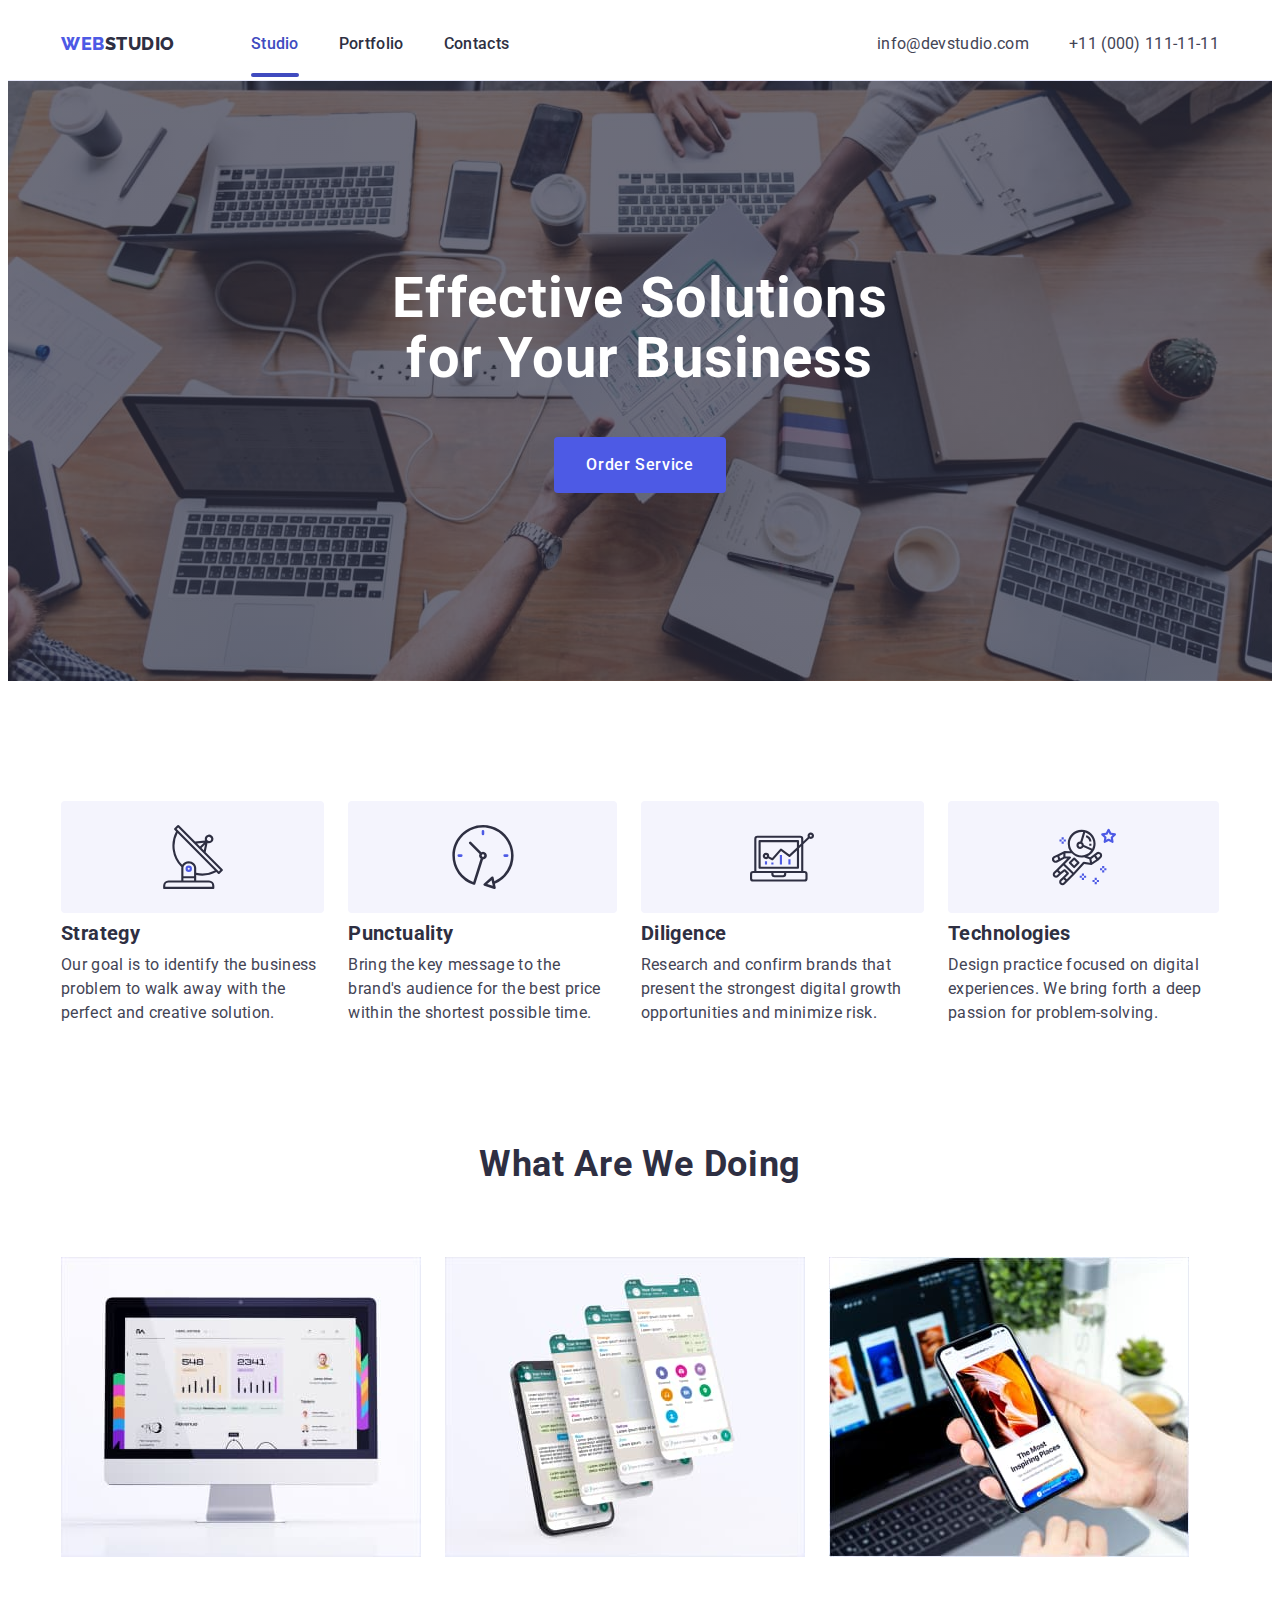
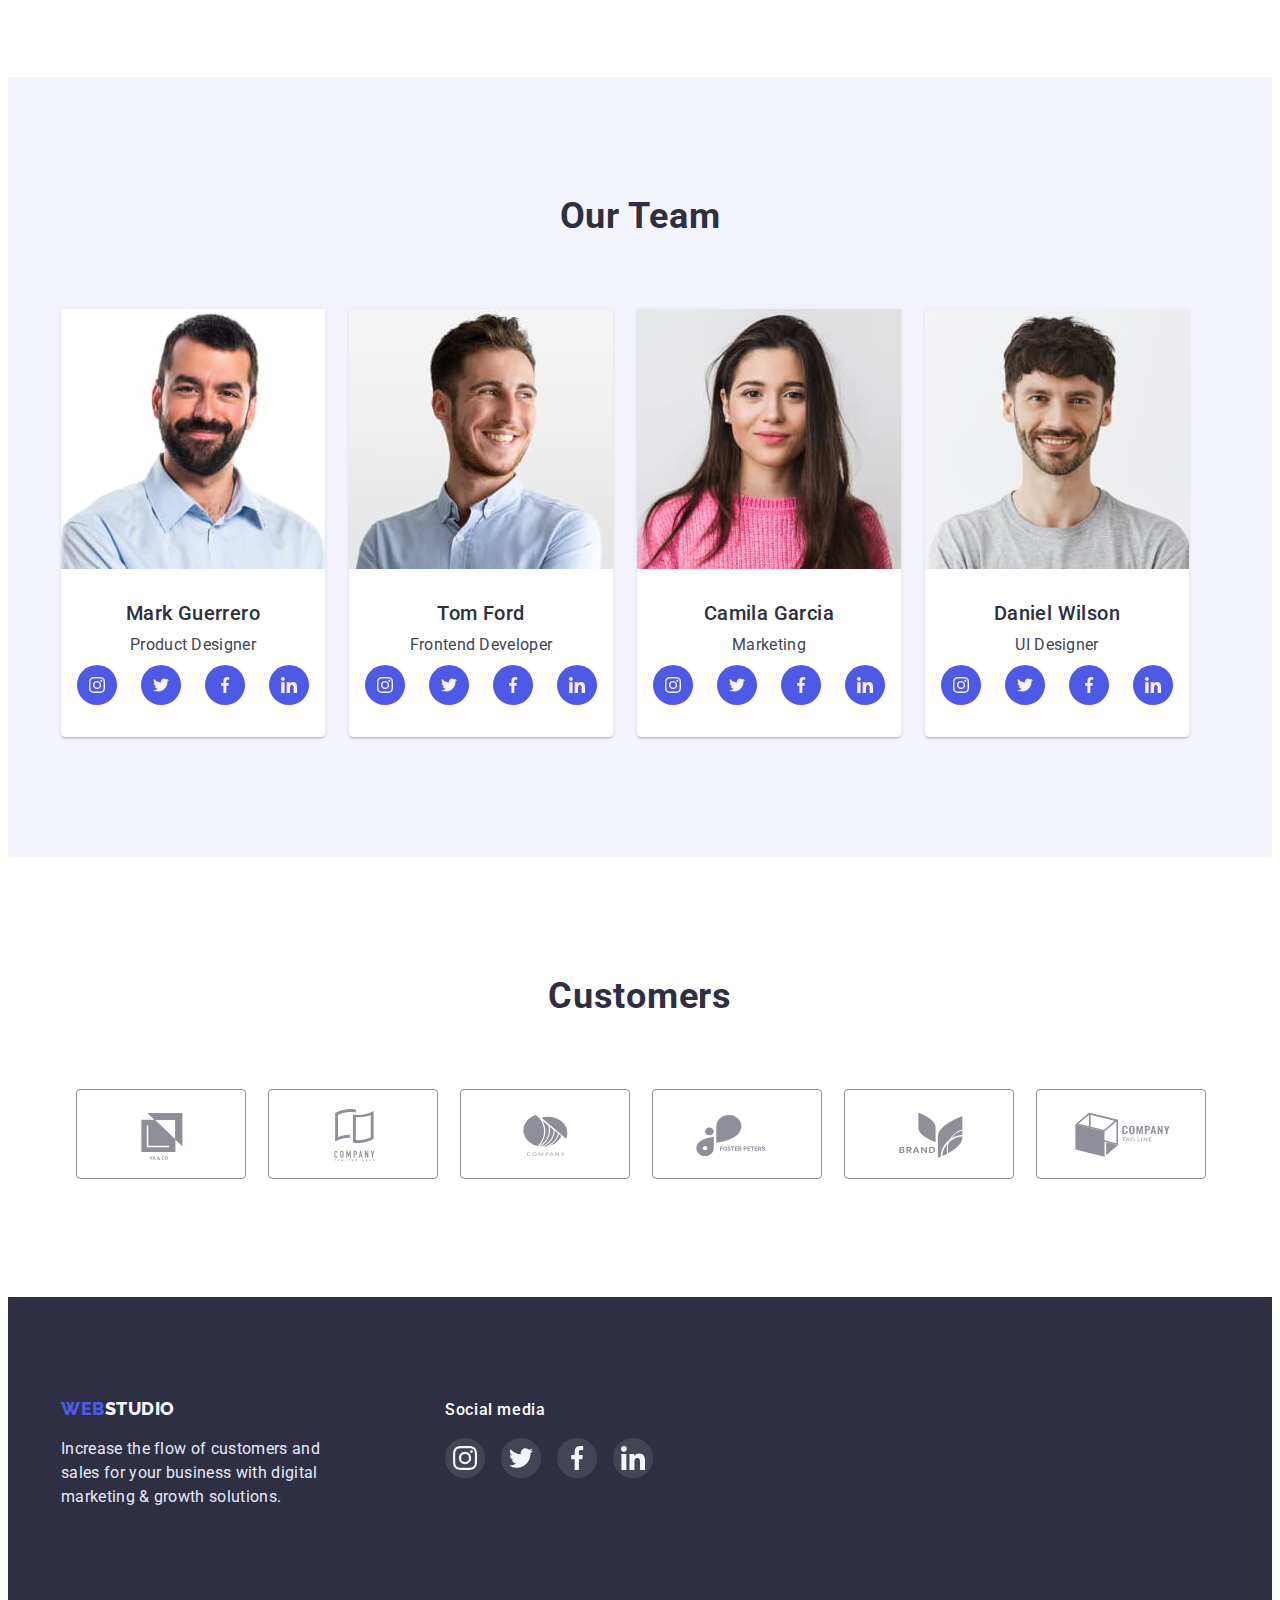
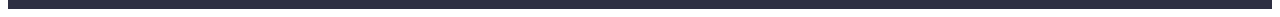
<file: index.html>
<!DOCTYPE html>
<html lang="en">
  <head>
    <meta charset="UTF-8" />
    <meta http-equiv="X-UA-Compatible" content="IE=edge" />
    <meta name="viewport" content="width=device-width, initial-scale=1.0" />
    <link rel="preconnect" href="https://fonts.googleapis.com" />
    <link rel="preconnect" href="https://fonts.gstatic.com" crossorigin />
    <link
      href="https://fonts.googleapis.com/css2?family=Raleway:wght@800&family=Roboto:wght@400;500;700;900&display=swap"
      rel="stylesheet"
    />
    <link
      rel="stylesheet"
      href="https://cdnjs.cloudflare.com/ajax/libs/modern-normalize/1.0.0/modern-normalize.min.css"
      integrity="sha512-ISS7cAi1PEhQ8jnbJpJZMd29NlhNj4AWYyLOSp2CE/CsHxTCu+r+t0D2yoJudVrd0/8fTVPUVDzY5Tvli75u/g=="
      crossorigin="anonymous"
    />
    <link rel="stylesheet" href="./css/styles.css" />
    <title>Studio</title>
  </head>
  <body>
    <header class="header">
      <div class="container header-container">
        <nav class="header-menu">
          <a href="./index.html" class="menu-logo"
            >Web<span class="header-studio">Studio</span></a
          >
          <ul class="header-list">
            <li class="header-item">
              <a href="./index.html" class="header-item-link active">Studio</a>
            </li>
            <li class="header-item">
              <a href="./portfolio.html" class="header-item-link">Portfolio</a>
            </li>
            <li class="header-item">
              <a href="" class="header-item-link">Contacts</a>
            </li>
          </ul>
        </nav>
        <address class="header-contacts">
          <ul class="header-contacts-list">
            <li class="header-contacts-item">
              <a href="mailto:info@devstudio.com" class="header-contacts-link"
                >info@devstudio.com</a
              >
            </li>
            <li class="header-contacts-item">
              <a href="tel:+110001111111" class="header-contacts-link"
                >+11 (000) 111-11-11</a
              >
            </li>
          </ul>
        </address>
      </div>
    </header>
    <main>
      <section class="hero-section">
        <div class="container">
          <h1 class="hero-section-title">
            Effective Solutions for Your Business
          </h1>
          <button type="button" class="hero-section-btn" data-modal-open>
            Order Service
          </button>
          <div class="backdrop is-hidden" data-modal>
            <div class="modal">
              <button class="btn-close" data-modal-close>
                <svg class="close">
                  <use href="./images/icons.svg#icon-close"></use>
                </svg>
              </button>
            </div>
          </div>
        </div>
      </section>
      <section class="section">
        <div class="container">
          <h2 class="visually-hidden">Our advantages</h2>
          <ul class="advantages-list">
            <li class="advantages-item">
              <div class="advantages-icon-box">
                <svg class="advantages-icon">
                  <use href="./images/icons.svg#icon-antenna"></use>
                </svg>
              </div>
              <h3 class="advantages-item-title">Strategy</h3>
              <p class="advantages-item-description">
                Our goal is to identify the business problem to walk away with
                the perfect and creative solution.
              </p>
            </li>
            <li class="advantages-item">
              <div class="advantages-icon-box">
                <svg class="advantages-icon">
                  <use href="./images/icons.svg#icon-clock"></use>
                </svg>
              </div>
              <h3 class="advantages-item-title">Punctuality</h3>
              <p class="advantages-item-description">
                Bring the key message to the brand's audience for the best price
                within the shortest possible time.
              </p>
            </li>
            <li class="advantages-item">
              <div class="advantages-icon-box">
                <svg class="advantages-icon">
                  <use href="./images/icons.svg#icon-diagram"></use>
                </svg>
              </div>
              <h3 class="advantages-item-title">Diligence</h3>
              <p class="advantages-item-description">
                Research and confirm brands that present the strongest digital
                growth opportunities and minimize risk.
              </p>
            </li>
            <li class="advantages-item">
              <div class="advantages-icon-box">
                <svg class="advantages-icon">
                  <use href="./images/icons.svg#icon-astronaut"></use>
                </svg>
              </div>
              <h3 class="advantages-item-title">Technologies</h3>
              <p class="advantages-item-description">
                Design practice focused on digital experiences. We bring forth a
                deep passion for problem-solving.
              </p>
            </li>
          </ul>
        </div>
      </section>
      <section class="section product-container">
        <div class="container">
          <h2 class="title">What are we doing</h2>
          <ul class="product-list">
            <li class="product-item">
              <img
                src="./images/img_1.jpg"
                alt="soft for pc"
                width="360"
                height="300"
              />
            </li>
            <li class="product-item">
              <img
                src="./images/img_2.jpg"
                alt="mobile app"
                width="360"
                height="300"
              />
            </li>
            <li class="product-item">
              <img
                src="./images/img_3.jpg"
                alt="mobile app"
                width="360"
                height="300"
              />
            </li>
          </ul>
        </div>
      </section>
      <section class="team-section section">
        <div class="container">
          <h2 class="title">Our Team</h2>
          <ul class="team-list">
            <li class="team-item">
              <img
                src="./images/mark_guerrero_foto.jpg"
                alt="mark guerrero photo"
                width="264"
                height="260"
              />
              <div class="card-block">
                <h3 class="name">Mark Guerrero</h3>
                <p class="team-role">Product Designer</p>
                <ul class="team-social-list">
                  <li class="social-item">
                    <a class="social-link" href="">
                      <svg class="team-social-icon" width="16px" height="16px">
                        <use href="./images/icons.svg#icon-instagram"></use>
                      </svg>
                    </a>
                  </li>
                  <li class="social-item">
                    <a class="social-link" href="">
                      <svg class="team-social-icon" width="16px" height="16px">
                        <use href="./images/icons.svg#icon-twitter"></use>
                      </svg>
                    </a>
                  </li>
                  <li class="social-item">
                    <a class="social-link" href="">
                      <svg class="team-social-icon" width="16px" height="16px">
                        <use href="./images/icons.svg#icon-facebook"></use>
                      </svg>
                    </a>
                  </li>
                  <li class="social-item">
                    <a class="social-link" href="">
                      <svg class="team-social-icon" width="16px" height="16px">
                        <use href="./images/icons.svg#icon-linkedin"></use>
                      </svg>
                    </a>
                  </li>
                </ul>
              </div>
            </li>
            <li class="team-item">
              <img
                src="./images/tom_ford_foto.jpg"
                alt="tom ford photo"
                width="264"
                height="260"
              />
              <div class="card-block">
                <h3 class="name">Tom Ford</h3>
                <p class="team-role">Frontend Developer</p>
                <ul class="team-social-list">
                  <li class="social-item">
                    <a class="social-link" href="">
                      <svg class="team-social-icon" width="16px" height="16px">
                        <use href="./images/icons.svg#icon-instagram"></use>
                      </svg>
                    </a>
                  </li>
                  <li class="social-item">
                    <a class="social-link" href="">
                      <svg class="team-social-icon" width="16px" height="16px">
                        <use href="./images/icons.svg#icon-twitter"></use>
                      </svg>
                    </a>
                  </li>
                  <li class="social-item">
                    <a class="social-link" href="">
                      <svg class="team-social-icon" width="16px" height="16px">
                        <use href="./images/icons.svg#icon-facebook"></use>
                      </svg>
                    </a>
                  </li>
                  <li class="social-item">
                    <a class="social-link" href="">
                      <svg class="team-social-icon" width="16px" height="16px">
                        <use href="./images/icons.svg#icon-linkedin"></use>
                      </svg>
                    </a>
                  </li>
                </ul>
              </div>
            </li>
            <li class="team-item">
              <img
                src="./images/camila_garcia_foto.jpg"
                alt="camila garcia photo"
                width="264"
                height="260"
              />
              <div class="card-block">
                <h3 class="name">Camila Garcia</h3>
                <p class="team-role">Marketing</p>
                <ul class="team-social-list">
                  <li class="social-item">
                    <a class="social-link" href="">
                      <svg class="team-social-icon" width="16px" height="16px">
                        <use href="./images/icons.svg#icon-instagram"></use>
                      </svg>
                    </a>
                  </li>
                  <li class="social-item">
                    <a class="social-link" href="">
                      <svg class="team-social-icon" width="16px" height="16px">
                        <use href="./images/icons.svg#icon-twitter"></use>
                      </svg>
                    </a>
                  </li>
                  <li class="social-item">
                    <a class="social-link" href="">
                      <svg class="team-social-icon" width="16px" height="16px">
                        <use href="./images/icons.svg#icon-facebook"></use>
                      </svg>
                    </a>
                  </li>
                  <li class="social-item">
                    <a class="social-link" href="">
                      <svg class="team-social-icon" width="16px" height="16px">
                        <use href="./images/icons.svg#icon-linkedin"></use>
                      </svg>
                    </a>
                  </li>
                </ul>
              </div>
            </li>
            <li class="team-item">
              <img
                src="./images/daniel_wilson_foto.jpg"
                alt="daniel wilson photo"
                width="264"
                height="260"
              />
              <div class="card-block">
                <h3 class="name">Daniel Wilson</h3>
                <p class="team-role">UI Designer</p>
                <ul class="team-social-list">
                  <li class="social-item">
                    <a class="social-link" href="">
                      <svg class="team-social-icon" width="16px" height="16px">
                        <use href="./images/icons.svg#icon-instagram"></use>
                      </svg>
                    </a>
                  </li>
                  <li class="social-item">
                    <a class="social-link" href="">
                      <svg class="team-social-icon" width="16px" height="16px">
                        <use href="./images/icons.svg#icon-twitter"></use>
                      </svg>
                    </a>
                  </li>
                  <li class="social-item">
                    <a class="social-link" href="">
                      <svg class="team-social-icon" width="16px" height="16px">
                        <use href="./images/icons.svg#icon-facebook"></use>
                      </svg>
                    </a>
                  </li>
                  <li class="social-item">
                    <a class="social-link" href="">
                      <svg class="team-social-icon" width="16px" height="16px">
                        <use href="./images/icons.svg#icon-linkedin"></use>
                      </svg>
                    </a>
                  </li>
                </ul>
              </div>
            </li>
          </ul>
        </div>
      </section>
      <section class="section">
        <div class="container">
          <h2 class="title">Customers</h2>
          <ul class="customers-list">
            <li class="customers-item">
              <a class="customers-link" href="">
                <svg class="customers-icon" width="104px" height="56px">
                  <use href="./images/icons.svg#icon-ya-and-co"></use>
                </svg>
              </a>
            </li>
            <li class="customers-item">
              <a class="customers-link" href="">
                <svg class="customers-icon" width="104px" height="56px">
                  <use
                    href="./images/icons.svg#icon-company-tagline-here"
                  ></use>
                </svg>
              </a>
            </li>
            <li class="customers-item">
              <a class="customers-link" href="">
                <svg class="customers-icon" width="104px" height="56px">
                  <use href="./images/icons.svg#icon-company"></use>
                </svg>
              </a>
            </li>
            <li class="customers-item">
              <a class="customers-link" href="">
                <svg class="customers-icon" width="104px" height="56px">
                  <use href="./images/icons.svg#icon-foster-peters"></use>
                </svg>
              </a>
            </li>
            <li class="customers-item">
              <a class="customers-link" href="">
                <svg class="customers-icon" width="104px" height="56px">
                  <use href="./images/icons.svg#icon-brand"></use>
                </svg>
              </a>
            </li>
            <li class="customers-item">
              <a class="customers-link" href="">
                <svg class="customers-icon" width="104px" height="56px">
                  <use href="./images/icons.svg#icon-company-tag-line"></use>
                </svg>
              </a>
            </li>
          </ul>
        </div>
      </section>
    </main>
    <footer class="footer">
      <div class="container footer-section">
        <div>
          <a href="./index.html" class="menu-logo"
            >Web<span class="footer-studio">Studio</span></a
          >
          <p class="footer-description">
            Increase the flow of customers and sales for your business with
            digital marketing & growth solutions.
          </p>
        </div>
        <div class="footer-social-links">
          <p class="footer-social-title">Social media</p>
          <ul class="footer-social-list">
            <li class="footer-social-item">
              <a href="" class="footer-social-link">
                <svg class="footer-social-icon" width="24px" height="24px">
                  <use href="./images/icons.svg#icon-instagram"></use>
                </svg>
              </a>
            </li>
            <li class="footer-social-item">
              <a href="" class="footer-social-link">
                <svg class="footer-social-icon" width="24px" height="24px">
                  <use href="./images/icons.svg#icon-twitter"></use>
                </svg>
              </a>
            </li>
            <li class="footer-social-item">
              <a href="" class="footer-social-link">
                <svg class="footer-social-icon" width="24px" height="24px">
                  <use href="./images/icons.svg#icon-facebook"></use>
                </svg>
              </a>
            </li>
            <li class="footer-social-item">
              <a href="" class="footer-social-link">
                <svg class="footer-social-icon" width="24px" height="24px">
                  <use href="./images/icons.svg#icon-linkedin"></use>
                </svg>
              </a>
            </li>
          </ul>
        </div>
      </div>
    </footer>
    <script src="./js/modal.js"></script>
  </body>
</html>
</file>
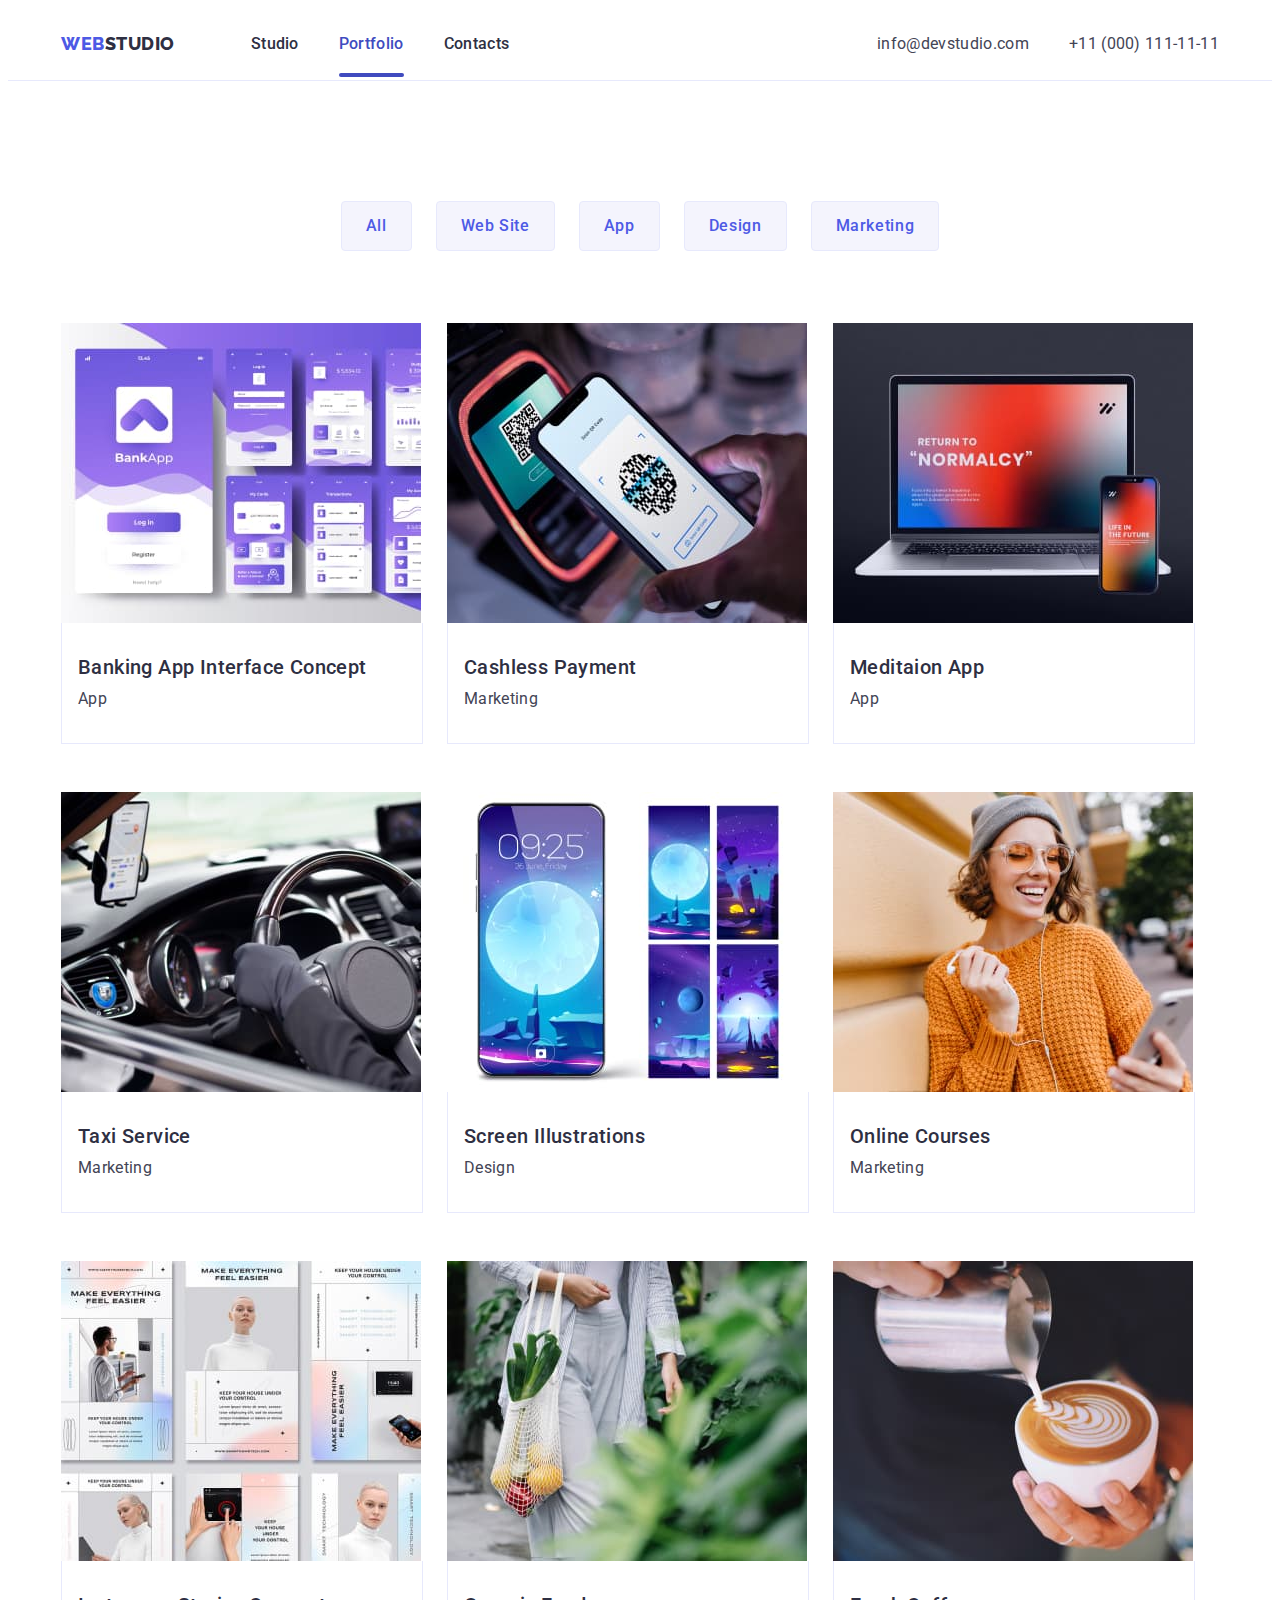
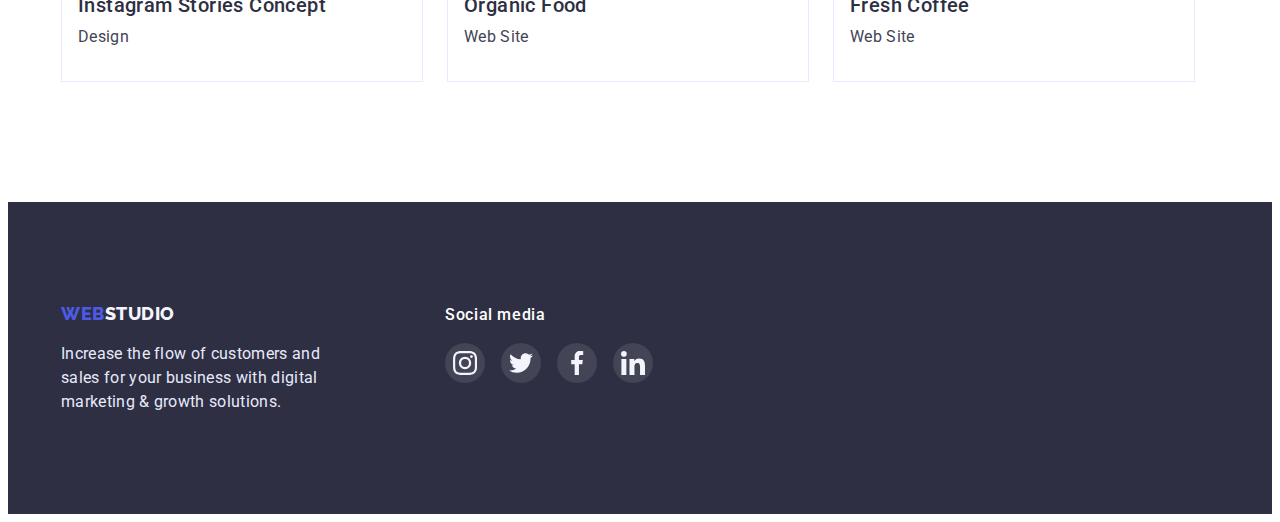
<file: portfolio.html>
<!DOCTYPE html>
<html lang="en">
  <head>
    <meta charset="UTF-8" />
    <meta http-equiv="X-UA-Compatible" content="IE=edge" />
    <meta name="viewport" content="width=device-width, initial-scale=1.0" />
    <link rel="preconnect" href="https://fonts.googleapis.com" />
    <link rel="preconnect" href="https://fonts.gstatic.com" crossorigin />
    <link
      href="https://fonts.googleapis.com/css2?family=Raleway:wght@800&family=Roboto:wght@400;500;700;900&display=swap"
      rel="stylesheet"
    />
    <link
      rel="stylesheet"
      href="https://cdnjs.cloudflare.com/ajax/libs/modern-normalize/1.0.0/modern-normalize.min.css"
      integrity="sha512-ISS7cAi1PEhQ8jnbJpJZMd29NlhNj4AWYyLOSp2CE/CsHxTCu+r+t0D2yoJudVrd0/8fTVPUVDzY5Tvli75u/g=="
      crossorigin="anonymous"
    />
    <link rel="stylesheet" href="./css/styles.css" />
    <title>Portfolio</title>
  </head>
  <body>
    <header class="header">
      <div class="container header-container">
        <nav class="header-menu">
          <a href="./index.html" class="menu-logo"
            >Web<span class="header-studio">Studio</span></a
          >
          <ul class="header-list">
            <li class="header-item">
              <a href="./index.html" class="header-item-link">Studio</a>
            </li>
            <li class="header-item">
              <a href="./portfolio.html" class="header-item-link active"
                >Portfolio</a
              >
            </li>
            <li class="header-item">
              <a href="" class="header-item-link">Contacts</a>
            </li>
          </ul>
        </nav>
        <address class="header-contacts">
          <ul class="header-contacts-list">
            <li class="header-contacts-item">
              <a href="mailto:info@devstudio.com" class="header-contacts-link"
                >info@devstudio.com</a
              >
            </li>
            <li class="header-contacts-item">
              <a href="tel:+110001111111" class="header-contacts-link"
                >+11 (000) 111-11-11</a
              >
            </li>
          </ul>
        </address>
      </div>
    </header>
    <main>
      <section class="portfolio-section section">
        <div class="container">
          <h1 class="visually-hidden">Our portfolio</h1>
          <ul class="portfolio-btn-list">
            <li class="portfolio-btn-item">
              <button type="button" class="portfolio-btn">All</button>
            </li>
            <li class="portfolio-btn-item">
              <button type="button" class="portfolio-btn">Web Site</button>
            </li>
            <li class="portfolio-btn-item">
              <button type="button" class="portfolio-btn">App</button>
            </li>
            <li class="portfolio-btn-item">
              <button type="button" class="portfolio-btn">Design</button>
            </li>
            <li class="portfolio-btn-item">
              <button type="button" class="portfolio-btn">Marketing</button>
            </li>
          </ul>
          <ul class="portfolio-list">
            <li class="portfolio-item">
              <a href="" class="portfolio-item-link">
                <div class="product-card-img">
                  <img
                    src="./images/banking-app-photo.jpg"
                    alt="banking app photo"
                    width="360"
                    height="300"
                  />
                  <div class="overlay-text">
                    <p>
                      14 Stylish and User-Friendly App Design Concepts · Task
                      Manager App · Calorie Tracker App · Exotic Fruit Ecommerce
                      App · Cloud Storage App
                    </p>
                  </div>
                </div>
                <div class="portfolio-list-block">
                  <h2 class="portfolio-list-title">
                    Banking App Interface Concept
                  </h2>
                  <p class="portfolio-list-description">App</p>
                </div>
              </a>
            </li>
            <li class="portfolio-item">
              <a href="" class="portfolio-item-link">
                <div class="product-card-img">
                  <img
                    src="./images/cashless-payment-photo.jpg"
                    alt="cashless payment photo"
                    width="360"
                    height="300"
                  />
                  <div class="overlay-text">
                    <p>
                      14 Stylish and User-Friendly App Design Concepts · Task
                      Manager App · Calorie Tracker App · Exotic Fruit Ecommerce
                      App · Cloud Storage App
                    </p>
                  </div>
                </div>
                <div class="portfolio-list-block">
                  <h2 class="portfolio-list-title">Cashless Payment</h2>
                  <p class="portfolio-list-description">Marketing</p>
                </div>
              </a>
            </li>
            <li class="portfolio-item">
              <a href="" class="portfolio-item-link">
                <div class="product-card-img">
                  <img
                    src="./images/meditaion-app-photo.jpg"
                    alt="meditaion app photo"
                    width="360"
                    height="300"
                  />
                  <div class="overlay-text">
                    <p>
                      14 Stylish and User-Friendly App Design Concepts · Task
                      Manager App · Calorie Tracker App · Exotic Fruit Ecommerce
                      App · Cloud Storage App
                    </p>
                  </div>
                </div>
                <div class="portfolio-list-block">
                  <h2 class="portfolio-list-title">Meditaion App</h2>
                  <p class="portfolio-list-description">App</p>
                </div>
              </a>
            </li>
            <li class="portfolio-item">
              <a href="" class="portfolio-item-link">
                <div class="product-card-img">
                  <img
                    src="./images/taxi-service-photo.jpg"
                    alt="taxi service photo"
                    width="360"
                    height="300"
                  />
                  <div class="overlay-text">
                    <p>
                      14 Stylish and User-Friendly App Design Concepts · Task
                      Manager App · Calorie Tracker App · Exotic Fruit Ecommerce
                      App · Cloud Storage App
                    </p>
                  </div>
                </div>
                <div class="portfolio-list-block">
                  <h2 class="portfolio-list-title">Taxi Service</h2>
                  <p class="portfolio-list-description">Marketing</p>
                </div>
              </a>
            </li>
            <li class="portfolio-item">
              <a href="" class="portfolio-item-link">
                <div class="product-card-img">
                  <img
                    src="./images/screen-illustrations-photo.jpg"
                    alt="screen illustrations photo"
                    width="360"
                    height="300"
                  />
                  <div class="overlay-text">
                    <p>
                      14 Stylish and User-Friendly App Design Concepts · Task
                      Manager App · Calorie Tracker App · Exotic Fruit Ecommerce
                      App · Cloud Storage App
                    </p>
                  </div>
                </div>
                <div class="portfolio-list-block">
                  <h2 class="portfolio-list-title">Screen Illustrations</h2>
                  <p class="portfolio-list-description">Design</p>
                </div>
              </a>
            </li>
            <li class="portfolio-item">
              <a href="" class="portfolio-item-link">
                <div class="product-card-img">
                  <img
                    src="./images/online-courses-photo.jpg"
                    alt="online courses photo"
                    width="360"
                    height="300"
                  />
                  <div class="overlay-text">
                    <p>
                      14 Stylish and User-Friendly App Design Concepts · Task
                      Manager App · Calorie Tracker App · Exotic Fruit Ecommerce
                      App · Cloud Storage App
                    </p>
                  </div>
                </div>
                <div class="portfolio-list-block">
                  <h2 class="portfolio-list-title">Online Courses</h2>
                  <p class="portfolio-list-description">Marketing</p>
                </div>
              </a>
            </li>
            <li class="portfolio-item">
              <a href="" class="portfolio-item-link">
                <div class="product-card-img">
                  <img
                    src="./images/instagram-stories-concept-photo.jpg"
                    alt="instagram stories concept photo"
                    width="360"
                    height="300"
                  />
                  <div class="overlay-text">
                    <p>
                      14 Stylish and User-Friendly App Design Concepts · Task
                      Manager App · Calorie Tracker App · Exotic Fruit Ecommerce
                      App · Cloud Storage App
                    </p>
                  </div>
                </div>
                <div class="portfolio-list-block">
                  <h2 class="portfolio-list-title">
                    Instagram Stories Concept
                  </h2>
                  <p class="portfolio-list-description">Design</p>
                </div>
              </a>
            </li>
            <li class="portfolio-item">
              <a href="" class="portfolio-item-link">
                <div class="product-card-img">
                  <img
                    src="./images/organic-food-photo.jpg"
                    alt="organic food photo"
                    width="360"
                    height="300"
                  />
                  <div class="overlay-text">
                    <p>
                      14 Stylish and User-Friendly App Design Concepts · Task
                      Manager App · Calorie Tracker App · Exotic Fruit Ecommerce
                      App · Cloud Storage App
                    </p>
                  </div>
                </div>
                <div class="portfolio-list-block">
                  <h2 class="portfolio-list-title">Organic Food</h2>
                  <p class="portfolio-list-description">Web Site</p>
                </div>
              </a>
            </li>
            <li class="portfolio-item">
              <a href="" class="portfolio-item-link">
                <div class="product-card-img">
                  <img
                    src="./images/fresh-coffee-photo.jpg"
                    alt="fresh coffee photo"
                    width="360"
                    height="300"
                  />
                  <div class="overlay-text">
                    <p>
                      14 Stylish and User-Friendly App Design Concepts · Task
                      Manager App · Calorie Tracker App · Exotic Fruit Ecommerce
                      App · Cloud Storage App
                    </p>
                  </div>
                </div>
                <div class="portfolio-list-block">
                  <h2 class="portfolio-list-title">Fresh Coffee</h2>
                  <p class="portfolio-list-description">Web Site</p>
                </div>
              </a>
            </li>
          </ul>
        </div>
      </section>
    </main>
    <footer class="footer">
      <div class="container footer-section">
        <div>
          <a href="./index.html" class="menu-logo"
            >Web<span class="footer-studio">Studio</span></a
          >
          <p class="footer-description">
            Increase the flow of customers and sales for your business with
            digital marketing & growth solutions.
          </p>
        </div>
        <div class="footer-social-links">
          <p class="footer-social-title">Social media</p>
          <ul class="footer-social-list">
            <li class="footer-social-item">
              <a href="" class="footer-social-link">
                <svg class="footer-social-icon" width="24px" height="24px">
                  <use href="./images/icons.svg#icon-instagram"></use>
                </svg>
              </a>
            </li>
            <li class="footer-social-item">
              <a href="" class="footer-social-link">
                <svg class="footer-social-icon" width="24px" height="24px">
                  <use href="./images/icons.svg#icon-twitter"></use>
                </svg>
              </a>
            </li>
            <li class="footer-social-item">
              <a href="" class="footer-social-link">
                <svg class="footer-social-icon" width="24px" height="24px">
                  <use href="./images/icons.svg#icon-facebook"></use>
                </svg>
              </a>
            </li>
            <li class="footer-social-item">
              <a href="" class="footer-social-link">
                <svg class="footer-social-icon" width="24px" height="24px">
                  <use href="./images/icons.svg#icon-linkedin"></use>
                </svg>
              </a>
            </li>
          </ul>
        </div>
      </div>
    </footer>
  </body>
</html>
</file>
<file: css/styles.css>
body {
    font-family: 'Roboto', sans-serif;
    color: var(--navy-blue);
}

:root {
    --navy-blue: #2E2F42;
    --iris: #4D5AE5;
    --slate: #434455;
    --white: #FFFFFF;
    --black: #000000;
    --ocean: #404BBF;
    --cloud: #F4F4FD;
    --cornflower: #E7E9FC;
    --shadow: #2E2F4229;
    --light-slate: #8E8F99;
    --green: #31D0AA;
    --timing: cubic-bezier(0.4, 0, 0.2, 1);
    --card-set-gap: 24px;
}

.container {
    width: 1158px;
    padding-left: 15px;
    padding-right: 15px;
    margin-left: auto;
    margin-right: auto;
}

.section {
    padding-top: 120px;
    padding-bottom: 120px;
}

h1, h1, h3, h4, h5, h6, p, ul {
    margin-top: 0;
    margin-bottom: 0;
}

img {
    display: block;
    height: auto;
}

/*----------------header------------------*/

.header {
    padding-top: 24px;
    padding-bottom: 24px;
    border-bottom: 1px solid var(--cornflower);
}

.header-container {
    display: flex;
}

.header-menu {
    display: flex;
}

.menu-logo {
    font-family: 'Raleway', sans-serif;
    font-weight: 800;
    font-size: 18px;
    line-height: 1.33;
    letter-spacing: 0.03em;
    text-transform: uppercase;
    text-decoration: none;
    color: var(--iris);
}

.header-studio {
    color: var(--navy-blue);

}

.header-list {
    list-style: none;
    display: flex;
    padding-left: 0;
    margin-left: 76px;
    gap: 40px;
}

.header-item-link {
    font-weight: 500;
    font-size: 16px;
    line-height: 1.5;
    letter-spacing: 0.02em;
    text-decoration: none;
    color: var(--navy-blue);
    position: relative;
    transition: color 250ms var(--timing);
}

.header-item-link:hover,
.header-item-link:focus {
    color: var(--ocean);
}

.header-item-link.active {
    color: var(--ocean);
}

.header-item-link.active::after {
    content: '';
    position: absolute;
    width: 100%;
    height: 4px;
    border-radius: 2px;
    background-color: var(--ocean);
    left: 0;
    bottom: -24px;
}

.header-contacts {
    margin-left: auto;
}

.header-contacts-list {
    display: flex;
    list-style: none;
    padding-left: 0;
    gap: 40px;
}

.header-contacts-link {
    font-style: normal;
    font-size: 16px;
    line-height: 1.5;
    letter-spacing: 0.02em;
    color: var(--slate);
    text-decoration: none;
    transition: color 250ms var(--timing);
}

.header-contacts-link:hover,
.header-contacts-link:focus {
    color: var(--ocean);
}

/*----------------header------------------*/

/*------------------main------------------*/

.hero-section {
    background-image: linear-gradient(rgba(46, 47, 66, 0.7), rgba(46, 47, 66, 0.7)), url(../images/hero-bg.jpg);
    background-repeat: no-repeat;
    background-position: 50% 50%;
    background-size: cover;
    max-width: 1440px;
    padding-top: 188px;
    padding-bottom: 188px;
    margin: 0 auto 0 auto;
}

.hero-section-title {
    width: 496px;
    font-size: 56px;
    line-height: 1.07;
    letter-spacing: 0.02em;
    color: var(--white);
    margin: 0 auto;
    text-align: center;
}

.hero-section-btn {
    display: block;
    font-family: 'Roboto', sans-serif;
    font-weight: 500;
    font-size: 16px;
    line-height: 1.5;
    letter-spacing: 0.04em;
    color: var(--white);
    background-color: var(--iris);
    border-radius: 4px;
    cursor: pointer;
    margin-left: auto;
    margin-right: auto;
    border: none;
    min-width: 169px;
    padding: 16px 32px;
    margin-top: 48px;
    transition: background-color 250ms var(--timing);
}


.hero-section-btn:hover,
.hero-section-btn:focus {
    background-color: var(--ocean);
}

.backdrop {
    position: fixed;
    width: 100%;
    height: 100%;
    left: 0px;
    top: 0px;
    background: rgba(46, 47, 66, 0.4);
    transition: opacity 250ms var(--timing), visibility 250ms var(--timing);
}

.is-hidden {
    opacity: 0;
    visibility: hidden;
    pointer-events: none;
}

.btn-close {
    position: absolute;
    width: 24px;
    height: 24px;
    right: 24px;
    top: 24px;
    background: var(--cornflower);
    border: 1px solid rgba(0, 0, 0, 0.1);
    border-radius: 50%;
    cursor: pointer;
    color: var(--black);
    transition: background-color 250ms var(--timing), color 250ms var(--timing);
}

.close {
    width: 8px;
    height: 8px;
    position: absolute;
    top: 50%;
    transform: translate(-50%, -50%);
    fill: currentColor;
}

.btn-close:is(:hover, :focus) {
    background-color: var(--ocean);
    color: var(--white);
}

.modal {
    position: fixed;
    width: 408px;
    min-height: 576px;
    background: var(--cloud);
    box-shadow: 0px 1px 1px rgba(0, 0, 0, 0.14), 0px 1px 3px rgba(0, 0, 0, 0.12), 0px 2px 1px rgba(0, 0, 0, 0.2);
    border-radius: 4px;
    top: 50%;
    left: 50%;
    transform: translate(-50%, -50%) scale(1);
    transition: transform 250ms var(--timing);
    
}

.backdrop.is-hidden .modal {
    transform: translate(-50%, -50%) scale(0);
}

.visually-hidden {
    position: absolute;
    width: 1px;
    height: 1px;
    margin: -1px;
    border: 0;
    padding: 0;
    white-space: nowrap;
    clip-path: inset(100%);
    clip: rect(0 0 0 0);
    overflow: hidden;
}

.advantages-list {
    padding: 0;
    margin: 0;
    list-style: none;

    display: flex;
}

.advantages-icon-box {
    background-color: var(--cloud);
    border-radius: 4px;
    display: flex;
    justify-content: center;
    align-items: center;
    min-height: 112px;
}

.advantages-icon {
    width: 64px;
    height: 64px;
}

.advantages-item:nth-child(n + 2) {
    margin-left: 24px;
}

.advantages-item-title {
    margin-top: 8px;
    font-size: 20px;
    line-height: 1.2;
    letter-spacing: 0.02em;
    color: var(--navy-blue);
}

.advantages-item-description {
    font-size: 16px;
    line-height: 1.5;
    letter-spacing: 0.02em;
    color: var(--slate);
    margin-top: 8px;
}

.product-container {
    padding-top: 0;
    padding-bottom: 120px;
}

.title {
    font-size: 36px;
    line-height: 1.11;
    text-align: center;
    letter-spacing: 0.02em;
    text-transform: capitalize;
    color: var(--navy-blue);
    padding: 0;
    margin: 0;

}

.product-list {
    padding: 0;
    margin-top: 72px;
    list-style: none;
    display: flex;
}

.product-item:nth-child(n + 2) {
    margin-left: 24px;
}

.team-section {
    background-color: var(--cloud);
}

.team-list {
    padding: 0;
    margin-top: 72px;
    list-style: none;
    display: flex;
}

.team-item {
    background-color: var(--white);
    border-radius: 0px 0px 4px 4px;
    box-shadow: 0px 1px 6px rgba(46, 47, 66, 0.08),
        0px 1px 1px rgba(46, 47, 66, 0.16),
        0px 2px 1px rgba(46, 47, 66, 0.08);
}

.team-item:nth-child(n + 2) {
    margin-left: 24px;
}

.name,
.portfolio-list-title {
    font-weight: 500;
    font-size: 20px;
    line-height: 1.2;
    letter-spacing: 0.02em;
    color: var(--navy-blue);
    text-align: center;
}

.team-role,
.portfolio-list-description {
    font-size: 16px;
    line-height: 1.5;
    letter-spacing: 0.02em;
    color: var(--slate);
    text-align: center;
    margin-top: 8px;
}

.card-block {
    padding: 32px 16px;
}

.team-social-list {
    margin-top: 8px;
    padding-left: 0;
    list-style: none;
    display: flex;
    justify-content: center;
    gap: 24px;
}

.social-item {
    width: 40px;
    height: 40px;
}

.social-link {
    text-decoration: none;
    display: flex;
    justify-content: center;
    align-items: center;
    width: 100%;
    height: 100%;
    border-radius: 50%;
    background-color: var(--iris);
    color: var(--cloud);
    transition: background-color 250ms var(--timing);
}

.social-link:is(:hover, :focus) {
    background-color: var(--ocean);
}

.team-social-icon {
    fill: currentColor;
}

.customers-list {
    list-style: none;
    margin-top: 72px;
    padding-left: 0;
    display: flex;
    justify-content: center;
}

.customers-item {
    width: 168px;
    min-height: 88px;
}

.customers-item:nth-child(n + 2) {
    margin-left: 24px;
}

.customers-link {
    display: flex;
    text-decoration: none;
    width: 100%;
    height: 100%;
    justify-content: center;
    align-items: center;
    border: 1px solid var(--light-slate);
    border-radius: 4px;
    color: var(--light-slate);
    transition: color 250ms var(--timing), border 250ms var(--timing);
}

.customers-link:is(:hover, :focus) {
    color: var(--ocean);
    border: 1px solid var(--ocean);
}

.customers-icon {
    fill: currentColor;
}

.portfolio-btn-list {
    display: flex;
    list-style: none;
    padding: 0px;
    gap: 24px;
    justify-content: center;
}

.portfolio-btn {
    font-family: 'Roboto', sans-serif;
    font-weight: 500;
    font-size: 16px;
    line-height: 1.5;
    letter-spacing: 0.04em;
    color: var(--iris);
    background-color: var(--cloud);
    border: 1px solid var(--cornflower);
    border-radius: 4px;
    cursor: pointer;
    padding: 12px 24px;
    transition-property: background-color, color, box-shadow;
    transition-duration: 250ms;
    transition-timing-function: var(--timing);
}

.portfolio-btn:hover,
.portfolio-btn:focus {
    background-color: var(--ocean);
    color: var(--white);
    box-shadow: 0px 3px 1px rgba(0, 0, 0, 0.1), 0px 2px 1px rgba(0, 0, 0, 0.08), 0px 2px 2px rgba(0, 0, 0, 0.12);
}

.portfolio-list {
    padding: 0;
    margin-top: 72px;
    list-style: none;
    display: flex;
    flex-wrap: wrap;
}

.portfolio-item {
    background-color: var(--white);
    flex-basis: calc(100% / 3 - var(--card-set-gap));
    margin-left: var(--card-set-gap);
    margin-top: calc(var(--card-set-gap) * 2);
    padding-bottom: 0;
}

.portfolio-item-link {
    display: block;
    text-decoration: none;
    transition: box-shadow 250ms var(--timing);
}

.product-card-img {
    position: relative;
    overflow: hidden;
}

.overlay-text {
    display: inline-block;
    padding: 40px 32px;
    position: absolute;
    top: 0;
    left: 0;
    width: 100%;
    height: 100%;
    color: var(--cloud);
    background-color: var(--iris);
    transform: translateY(100%);
    transition: transform 250ms var(--timing);
}

.portfolio-item-link:is(:hover, :focus) {
    box-shadow: 0px 1px 6px rgba(46, 47, 66, 0.08), 0px 1px 1px rgba(46, 47, 66, 0.16), 0px 2px 1px rgba(46, 47, 66, 0.08);
}

.portfolio-item-link:is(:hover, :focus) .overlay-text {
    transform: translate(0);
}

.portfolio-item:nth-child(3n + 1) {
        margin-left: 0;
}

.portfolio-item:nth-child(-n + 3) {
    margin-top: 0;
}

.portfolio-list-title {
    margin: 0;
    text-align: start;
}

.portfolio-list-description {
    margin-top: 8px;
    text-align: start;
}

.portfolio-list-block {
    padding: 32px 16px;
    border-left: 1px solid var(--cornflower);
    border-right: 1px solid var(--cornflower);
    border-bottom: 1px solid var(--cornflower);
}

/*------------------main------------------*/

/*-----------------footer-----------------*/

.footer {
    background-color: var(--navy-blue);
    padding-top: 100px;
    padding-bottom: 100px;
}

.footer-section {
    display: flex;
    align-items: baseline;
}

.footer-studio {
    color: var(--cloud);
}

.footer-description {
    margin-top: 16px;
    font-size: 16px;
    line-height: 1.5;
    letter-spacing: 0.02em;
    color: var(--cornflower);
    width: 264px;
}

.footer-social-links {
    margin-left: 120px;
}

.footer-social-title {
        font-weight: 500;
        font-size: 16px;
        line-height: 1.5;
        letter-spacing: 0.04em;
        color: var(--white);
}

.footer-social-list {
    margin-top: 16px;
    padding-left: 0;
    list-style: none;
    display: flex;
    justify-content: center;
    gap: 16px;
}

.footer-social-item {
    width: 40px;
    height: 40px;
}

.footer-social-link {
    text-decoration: none;
    display: flex;
    justify-content: center;
    align-items: center;
    width: 100%;
    height: 100%;
    border-radius: 50%;
    background-color: rgba(255, 255, 255, 0.1);
    color: var(--cloud);
    transition: background-color 250ms var(--timing);
}

.footer-social-link:is(:hover, :focus) {
    background-color: var(--green);
}

.footer-social-icon {
    fill: currentColor;
}
/*-----------------footer-----------------*/
</file>
